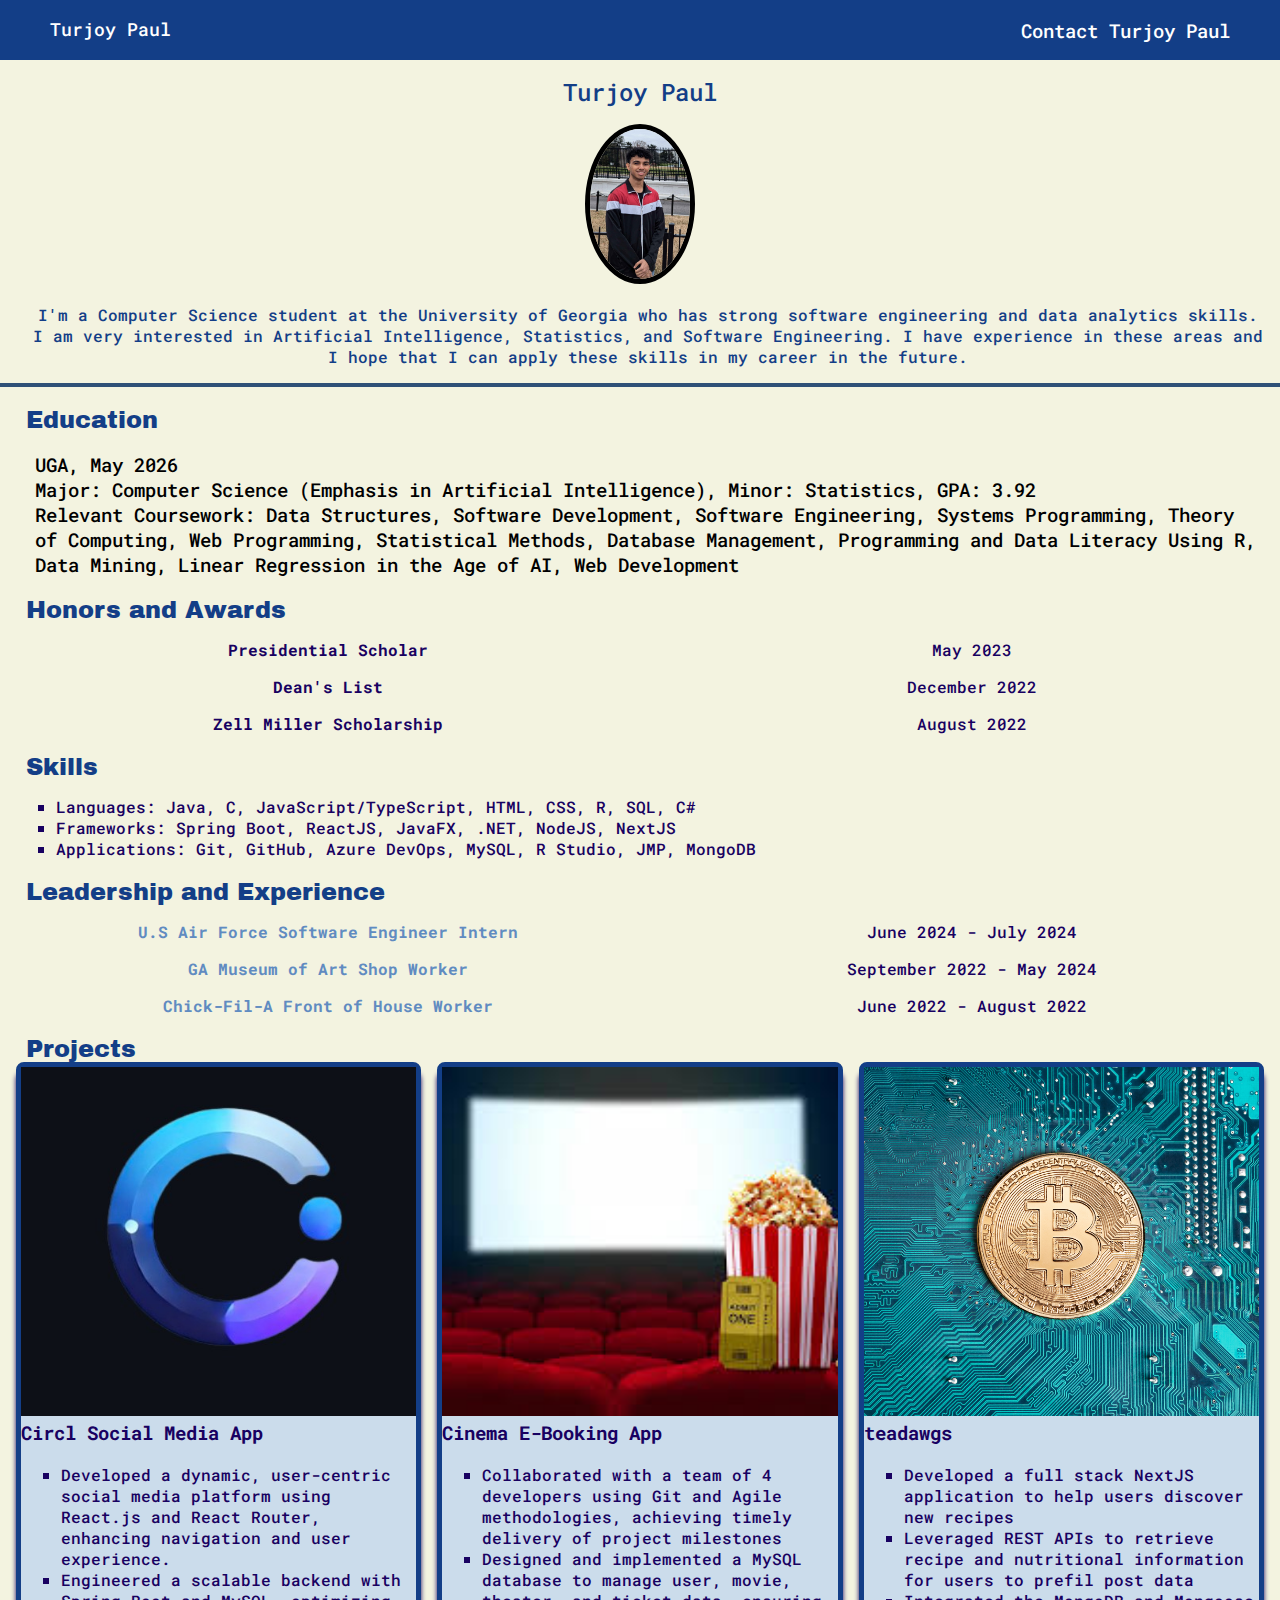
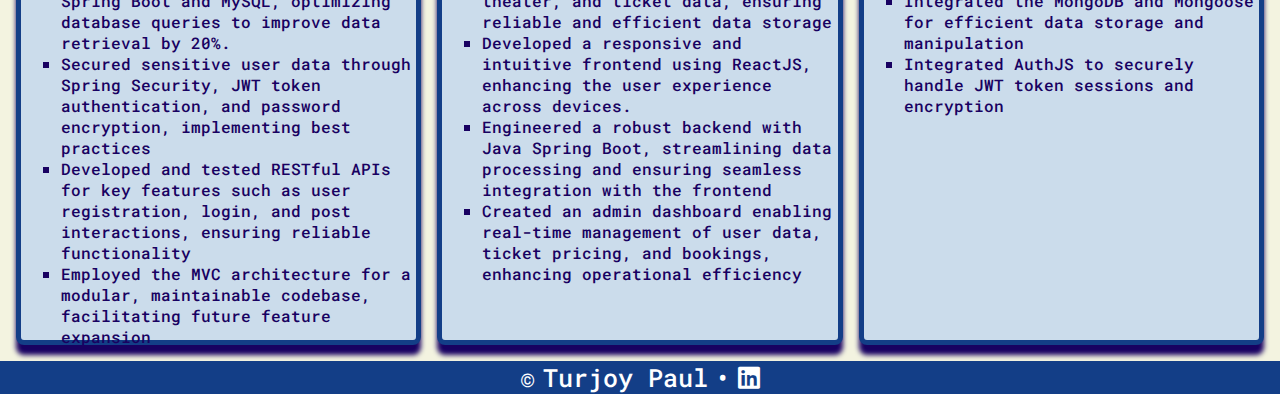
<file: index.html>
<!DOCTYPE html>
<html lang="en">
<head>
    <meta charset="UTF-8">
    <meta name="viewport" content="width=device-width, initial-scale=1.0">
    <link rel="stylesheet"  href="https://cdnjs.cloudflare.com/ajax/libs/font-awesome/6.0.0-beta3/css/all.min.css">
    <link rel="stylesheet" href="css/style_template.css">
    <link rel="preconnect" href="https://fonts.googleapis.com">
    <link rel="preconnect" href="https://fonts.gstatic.com" crossorigin>
    <link href="https://fonts.googleapis.com/css2?family=Archivo+Black&family=Roboto+Mono:ital,wght@0,100..700;1,100..700&display=swap" rel="stylesheet">
    <title>Turjoy Paul</title>
</head>
<body>
    <nav>
        <p>Turjoy Paul</p>
        <p><a href="contact.html">Contact Turjoy Paul</a></p>
    </nav>
    <section class="splash">
        <h1>Turjoy Paul</h1>
        <img src="images/Turjoy_Paul_Headshot.jpg" alt="Turjoy Paul Headshot" height="150" width="100">
        <p class="tagline">I'm a Computer Science student at the University of Georgia who has strong software engineering and data analytics skills. I am very interested in Artificial Intelligence, Statistics, and Software Engineering. I have experience in these areas and I hope that I can apply these skills in my career in the future.</p>
    </section>
    <hr />
    <section>
        <h2>Education</h2>
        <p>UGA, May 2026 <br/> Major: Computer Science (Emphasis in Artificial Intelligence), Minor: Statistics, GPA: 3.92 <br/> Relevant Coursework: Data Structures, Software Development, Software Engineering, Systems Programming, Theory of Computing, Web Programming, Statistical Methods, Database Management, Programming and Data Literacy Using R, Data Mining, Linear Regression in the Age of AI, Web Development</p>
    </section>
    <section>
        <h2>Honors and Awards</h2>
        <dl>
            <dt>Presidential Scholar</dt>
            <dd>May 2023</dd>
            <dt>Dean's List</dt>
            <dd>December 2022</dd>
            <dt>Zell Miller Scholarship</dt>
            <dd>August 2022</dd>
        </dl>
    </section>
    <section>
        <h2>Skills</h2>
        <ul>
            <li>Languages: Java, C, JavaScript/TypeScript, HTML, CSS, R, SQL, C#</li>
            <li>Frameworks: Spring Boot, ReactJS, JavaFX, .NET, NodeJS, NextJS</li>
            <li>Applications: Git, GitHub, Azure DevOps, MySQL, R Studio, JMP, MongoDB</li>
        </ul>
    </section>
    <section>
        <h2>Leadership and Experience</h2>
        <dl>
            <dt><a href="https://www.dafhistory.af.mil/About-Us/Fact-Sheets/Display/Article/862077/402-software-engineering-group-afmc/">U.S Air Force Software Engineer Intern</a></dt>
            <dd>June 2024 - July 2024</dd>
            <dt><a href="https://georgiamuseum.org/">GA Museum of Art Shop Worker</a></dt>
            <dd>September 2022 - May 2024</dd>
            <dt><a href="https://www.chick-fil-a.com/">Chick-Fil-A Front of House Worker</a></dt>
            <dd>June 2022 - August 2022</dd>
        </dl>
    </section>
    <section>
        <h2>Projects</h2>
        <div class="three-col">
            <div class="card">
                <img src="images/circl_app_logo.jpg" alt="Circl Social Media App Logo">
                <h3>Circl Social Media App</h3>
                <ul>
                    <li>Developed a dynamic, user-centric social media platform using React.js and React Router, enhancing navigation and user experience.</li>
                    <li>Engineered a scalable backend with Spring Boot and MySQL, optimizing database queries to improve data retrieval by 20%.</li>
                    <li>Secured sensitive user data through Spring Security, JWT token authentication, and password encryption, implementing best practices</li>
                    <li>Developed and tested RESTful APIs for key features such as user registration, login, and post interactions, ensuring reliable functionality</li>
                    <li>Employed the MVC architecture for a modular, maintainable codebase, facilitating future feature expansion</li>
                </ul>
            </div>
            <div class="card">
                <img src="images/cinema.jpg" alt="Popcorn in a cinema">
                <h3>Cinema E-Booking App</h3>
                <ul>
                    <li>Collaborated with a team of 4 developers using Git and Agile methodologies, achieving timely delivery of project milestones</li>
                    <li>Designed and implemented a MySQL database to manage user, movie, theater, and ticket data, ensuring reliable and efficient data storage</li>
                    <li>Developed a responsive and intuitive frontend using ReactJS, enhancing the user experience across devices.</li>
                    <li>Engineered a robust backend with Java Spring Boot, streamlining data processing and ensuring seamless integration with the frontend</li>
                    <li>Created an admin dashboard enabling real-time management of user data, ticket pricing, and bookings, enhancing operational efficiency</li>
                </ul>
            </div>
            <div class="card">
                <img src="images/cryptocurrency-main.jpg" alt="Bitcoin picture">
                <h3>teadawgs</h3>
                <ul>
                    <li>Developed a full stack NextJS application to help users discover new recipes</li>
                    <li>Leveraged REST APIs to retrieve recipe and nutritional information for users to prefil post data</li>
                    <li>Integrated the MongoDB and Mongoose for efficient data storage and manipulation</li>
                    <li>Integrated AuthJS to securely handle JWT token sessions and encryption</li>
                </ul>
            </div>
        </div>
    </section>
    <footer>
        &copy;
        <a href="contact.html">Turjoy Paul</a> 
        &bull;
        <a href="https://www.linkedin.com/in/turjoypaul10" target="_blank"><i class="fa-brands fa-linkedin"></i></a>
    </footer>
</body>
</html>
</file>
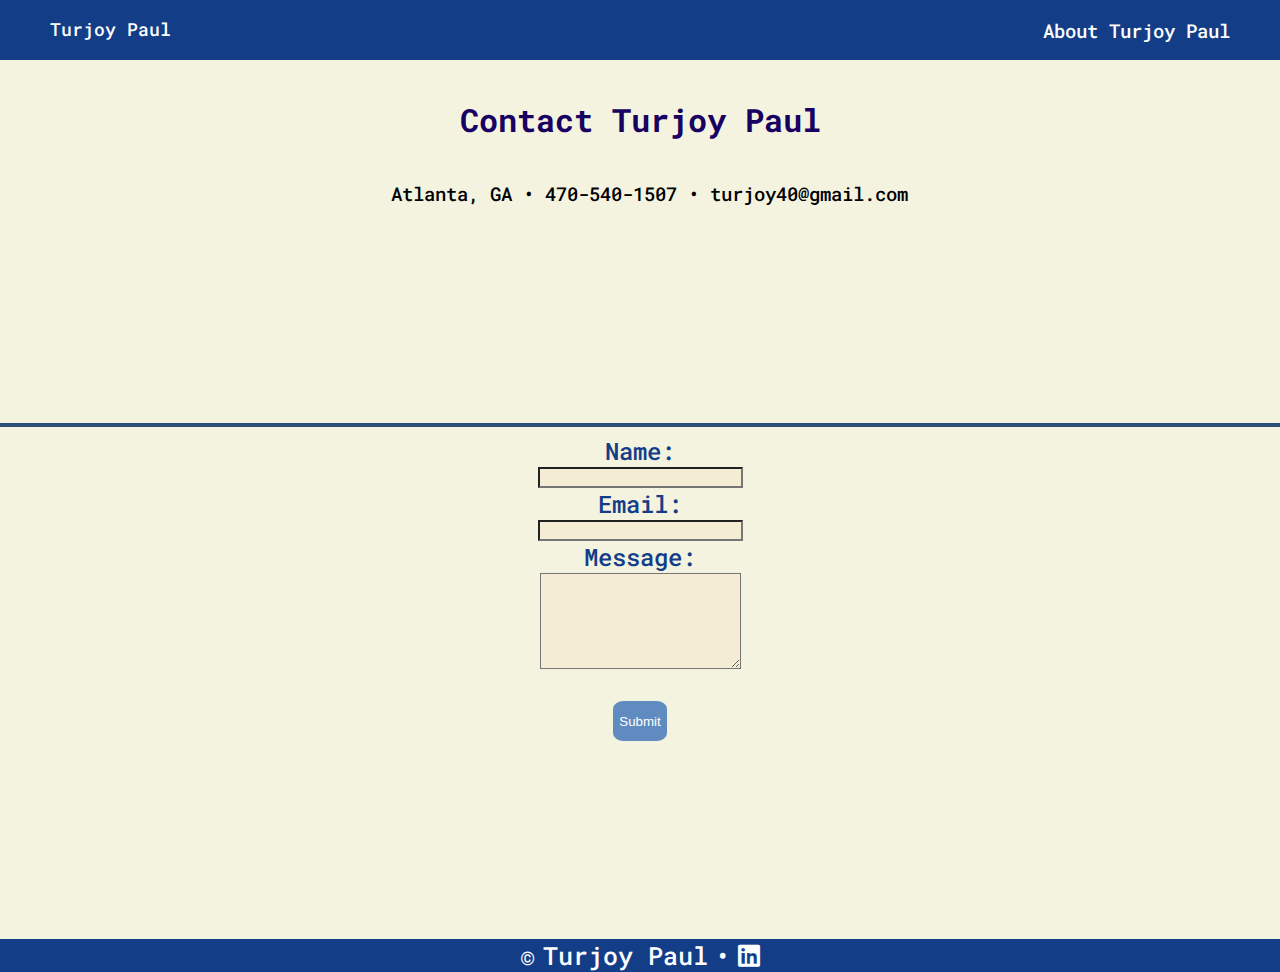
<file: contact.html>
<!DOCTYPE html>
<html lang="en">
<head>
    <meta charset="UTF-8">
    <meta name="viewport" content="width=device-width, initial-scale=1.0">
    <link rel="stylesheet" href="https://cdnjs.cloudflare.com/ajax/libs/font-awesome/6.0.0-beta3/css/all.min.css">
    <link rel="stylesheet" href="css/style_template.css">
    <link rel="preconnect" href="https://fonts.googleapis.com">
    <link rel="preconnect" href="https://fonts.gstatic.com" crossorigin>
    <link href="https://fonts.googleapis.com/css2?family=Archivo+Black&family=Roboto+Mono:ital,wght@0,100..700;1,100..700&display=swap" rel="stylesheet">
    <title>Contact Turjoy Paul</title>
</head>
<body>
    <nav>
        <p>Turjoy Paul</p>
        <p><a href="index.html">About Turjoy Paul</a></p>
    </nav>
    <section class="one-col">
        <h1>Contact Turjoy Paul</h1>
        <p>Atlanta, GA &bull; 470-540-1507 &bull; turjoy40@gmail.com </p>
    </section>
    <hr />
    <form class="one-col" action="https://formsubmit.co/2d1396e412b0a0a321590b23b72c6da7" method = "POST">
        <label>Name:</label>
        <input type="text" name="name" required>
        <label>Email:</label>
        <input type="email" name="email" required>
        <label>Message:</label>
        <textarea rows="6" name="message"></textarea>
        <input type="hidden" name="_next" value="https://firedynex.github.io/turjoypaul.github.io/thankyou.html">
        <br />
        <button type="submit">Submit</button>
    </form>
    <footer>
        &copy; 
        <a href="index.html">Turjoy Paul</a> 
        &bull; 
        <a href="https://www.linkedin.com/in/turjoypaul10" target="_blank"><i class="fa-brands fa-linkedin"></i></a> 
    </footer>
</body>
</html>
</file>
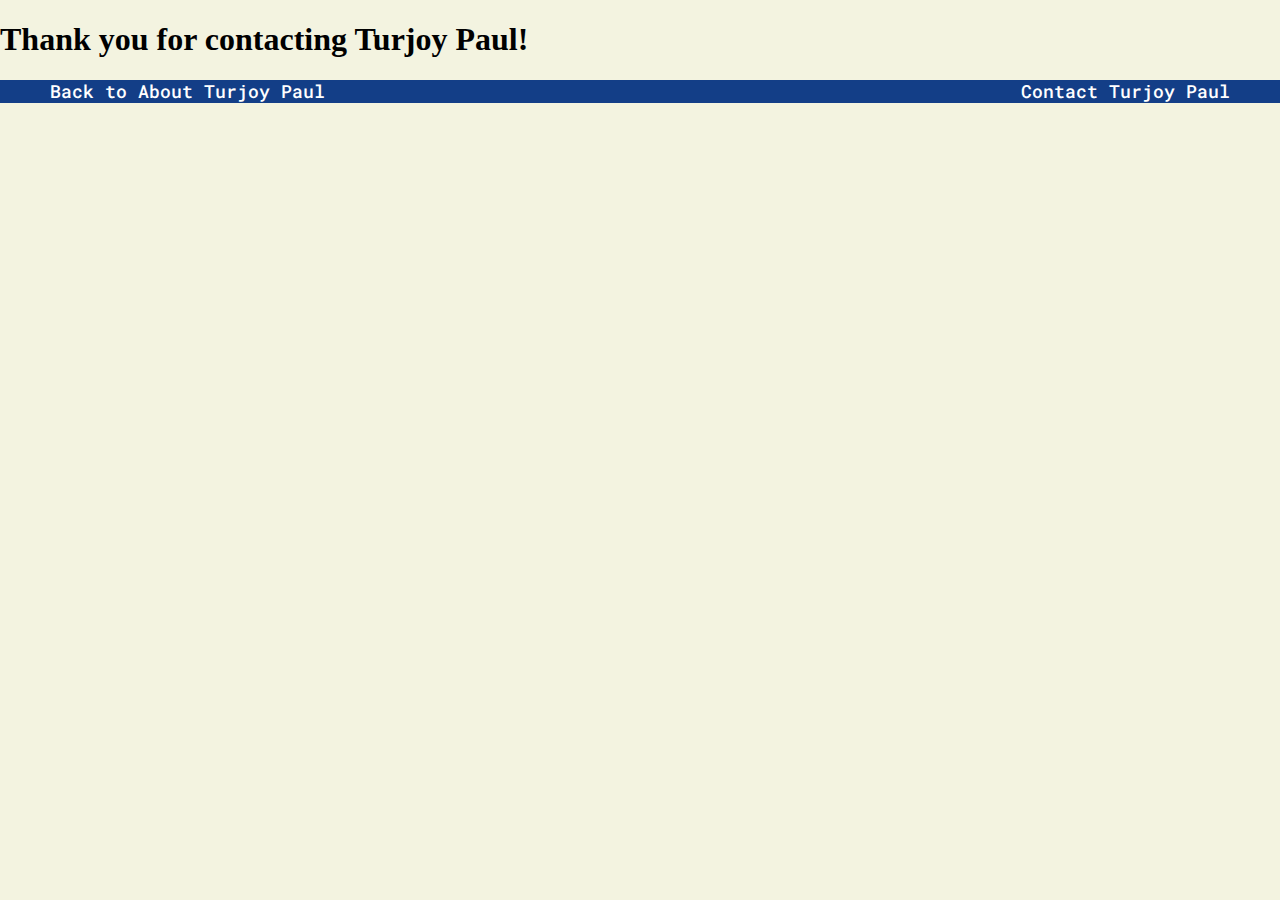
<file: thankyou.html>
<!DOCTYPE html>
<html lang="en">
<head>
    <meta charset="UTF-8">
    <meta name="viewport" content="width=device-width, initial-scale=1.0">
    <link rel="stylesheet" href="css/style_template.css">
    <link rel="preconnect" href="https://fonts.googleapis.com">
    <link rel="preconnect" href="https://fonts.gstatic.com" crossorigin>
    <link href="https://fonts.googleapis.com/css2?family=Archivo+Black&family=Roboto+Mono:ital,wght@0,100..700;1,100..700&display=swap" rel="stylesheet">
    <title>Thank You Page</title>
</head>
<body>
    <h1 class="thankyou-col">Thank you for contacting Turjoy Paul!</h1>
    <nav>
        <a href="index.html">Back to About Turjoy Paul</a>
        <a href="contact.html">Contact Turjoy Paul</a>
    </nav>
</body>
</html>
</file>
<file: css/style_template.css>
/* General Styles */
body {
    margin: 0;
    background-color: #F3F3E0;
}

/* Nav Styles */
nav {
    background-color: #133E87;
    top: 0;
    color: white;
    display: flex;
    padding-left: 50px;
    padding-right: 50px;
    justify-content: space-between;
}

nav p, nav a {
    color: white;
    font-family: "Roboto Mono", serif;
    font-size: 1.1em;
    font-optical-sizing: auto;
    font-weight: 500;
}

nav a {
    text-decoration: none;
}

nav a:hover {
    color: #608BC1;
}

/* Footer Styles */
footer {
    font-family: "Roboto Mono", serif;
    font-size: 1.1em;
    font-optical-sizing: auto;
    font-weight: 500;
    display: flex;
    justify-content: center;
    background-color: #133E87;
    font-size: 25px;
    color: white;
    gap: 0.3em;
}

footer a {
    color: white;
    text-decoration: none;
}

footer a:hover {
    color: #608BC1;
}

/* Splash Section */
.splash {
    display: block;
    text-align: center;
    color: black;
}

.splash h1 {
    font-family: "Roboto Mono", serif;
    font-size: 1.5em;
    font-optical-sizing: auto;
    font-weight: 500;
    color: #133E87;
}

.splash img {
    border: 5px solid black;
    border-radius: 50%;
}

.splash p {
    font-family: "Roboto Mono", serif;
    font-optical-sizing: auto;
    font-weight: 500;
    
}

.contact-info {
    font-size: 0.8em;
    color: #608BC1;
}

.tagline {
    font-size: 1em;
    color: #133E87;
}

/* Horizontal Rules */
hr {
    border-width: 0.15em;
    border-color: #2E5077;
    border-style: solid;
}

/* Sections */
section {
    font-family: "Roboto Mono", serif;
    font-optical-sizing: auto;
    font-weight: 500;
    color: #180161;
    margin: 1em;
}

/* Section Headings */
section h2 {
    font-family: "Archivo Black", serif;
    font-weight: 400;
    font-style: normal;
    color: #133E87;
    margin-left: 0.4em;
    margin-bottom: 0%;
}

/* Paragraph Styles */
section p {
    margin-left: 1em;
    color: black;
    font-size: 1.2em;
}

/* link styles */
section a {
    color: #608BC1;
    text-decoration: none;
}
section a:hover {
    color: #133E87;
}

/* List Styles */
ul {
    list-style-type: square;
}

dl {
    list-style-type: square;
    display: grid;
    row-gap: 1em;
    grid-template-columns: repeat(2, 1fr);
    place-items: center;
}

dl dt{
    font-weight: bold;
}

dl dd{}

/* Project Section */
.three-col {
    display: grid;
    grid-template-columns: repeat(3, 1fr);
    gap: 1em;
}

.card {
    background-color: #CBDCEB;
    box-shadow: 0 10px 5px;
    border-radius: 8px;
    border: 5px solid #133E87;
}

.card img {
    height: 40%;
    width: 100%;
    object-fit: cover;
}

.card h3 {
    margin-top: 0;
}

/* Contact Page Styles */
.one-col {
    display: flex;
    flex-direction: column;
    justify-content: center;
    align-items: center;
    text-align: left;
    margin-bottom: 22vh;
}

form {
    font-family: "Roboto Mono", serif;
    font-size: 1.5em;
    font-optical-sizing: auto;
    font-weight: 500;
    color: #133E87;
}

form input, form textarea {
    background-color: #F5ECD5;
    font-family: "Archivo Black", serif;
    font-style: normal;
}

form input:focus, form textarea:focus {
    background-color: #EAE2C6;
}

form button {
    background-color: #608BC1;
    color: white;
    border: none;
    border-radius: 20%;
    height: 40px;
    text-align: center;
}

form button:hover {
    background-color: #2E5077;
}
</file>
